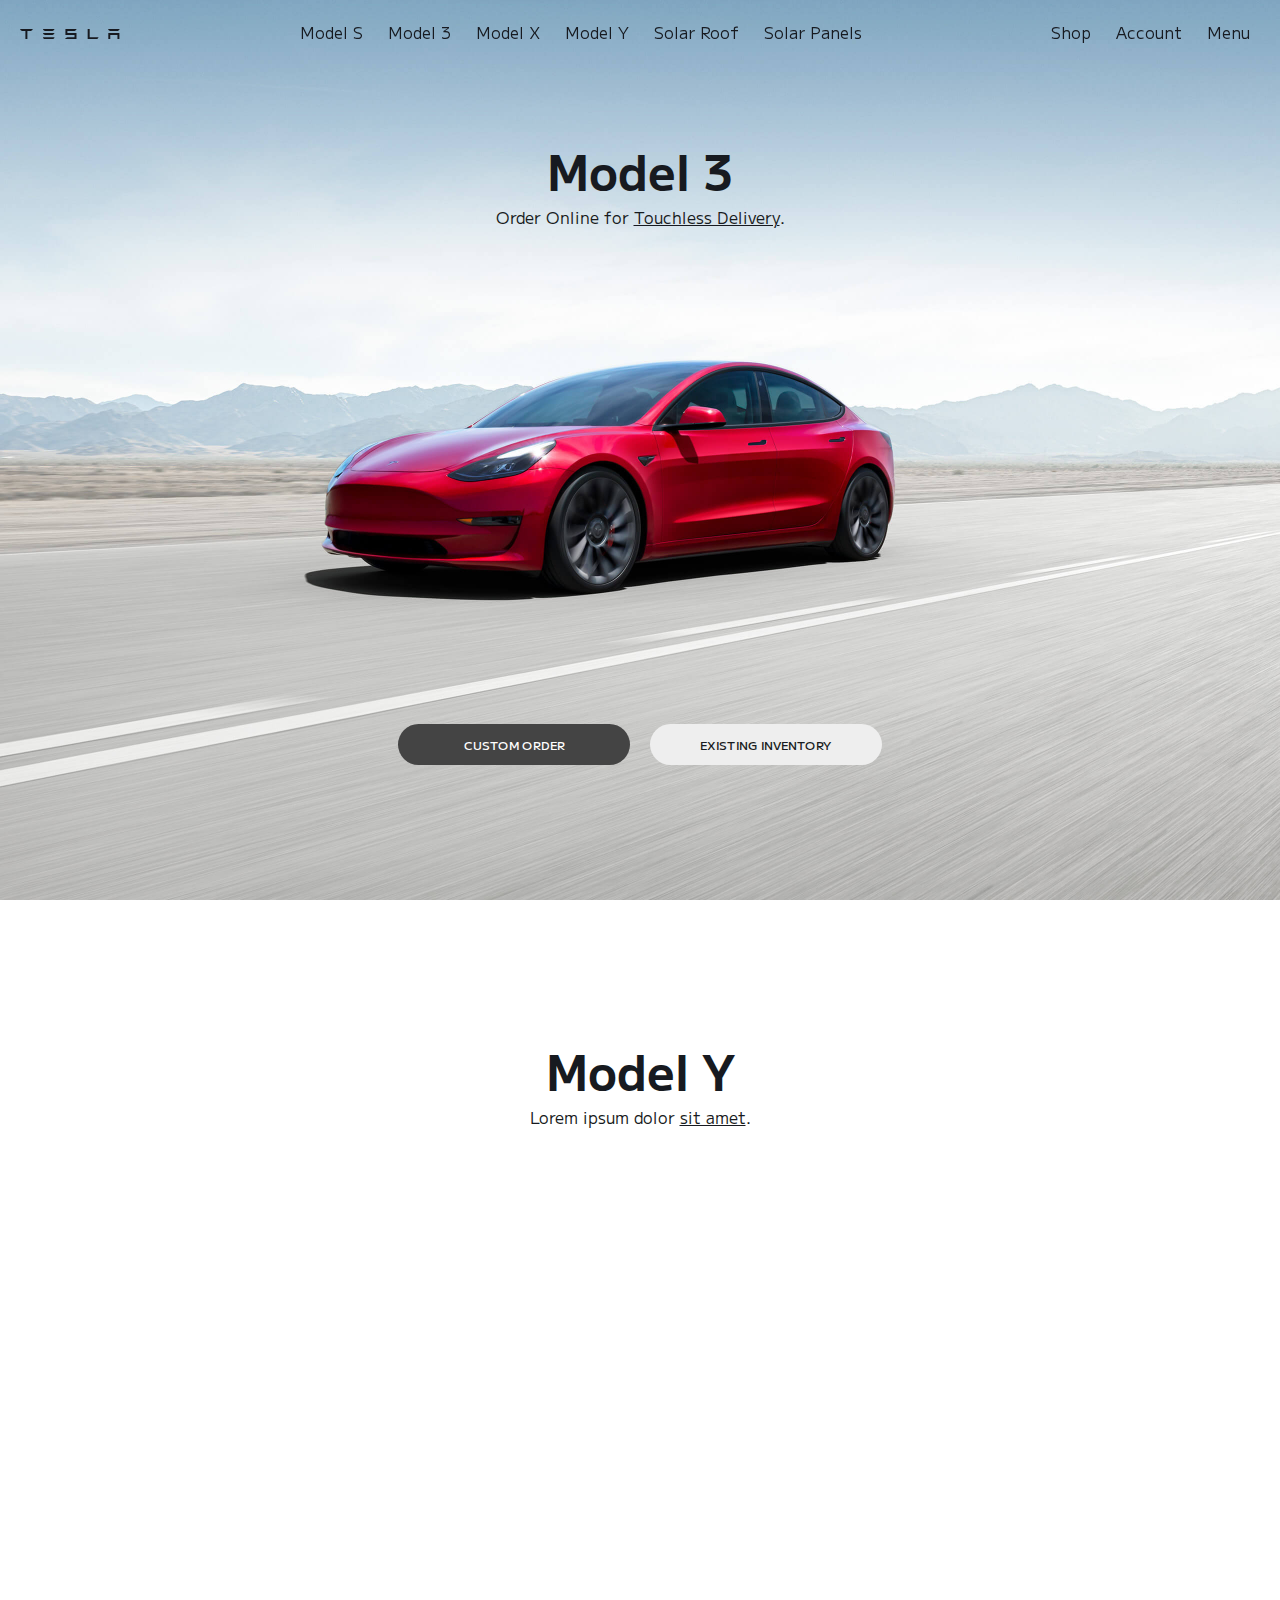
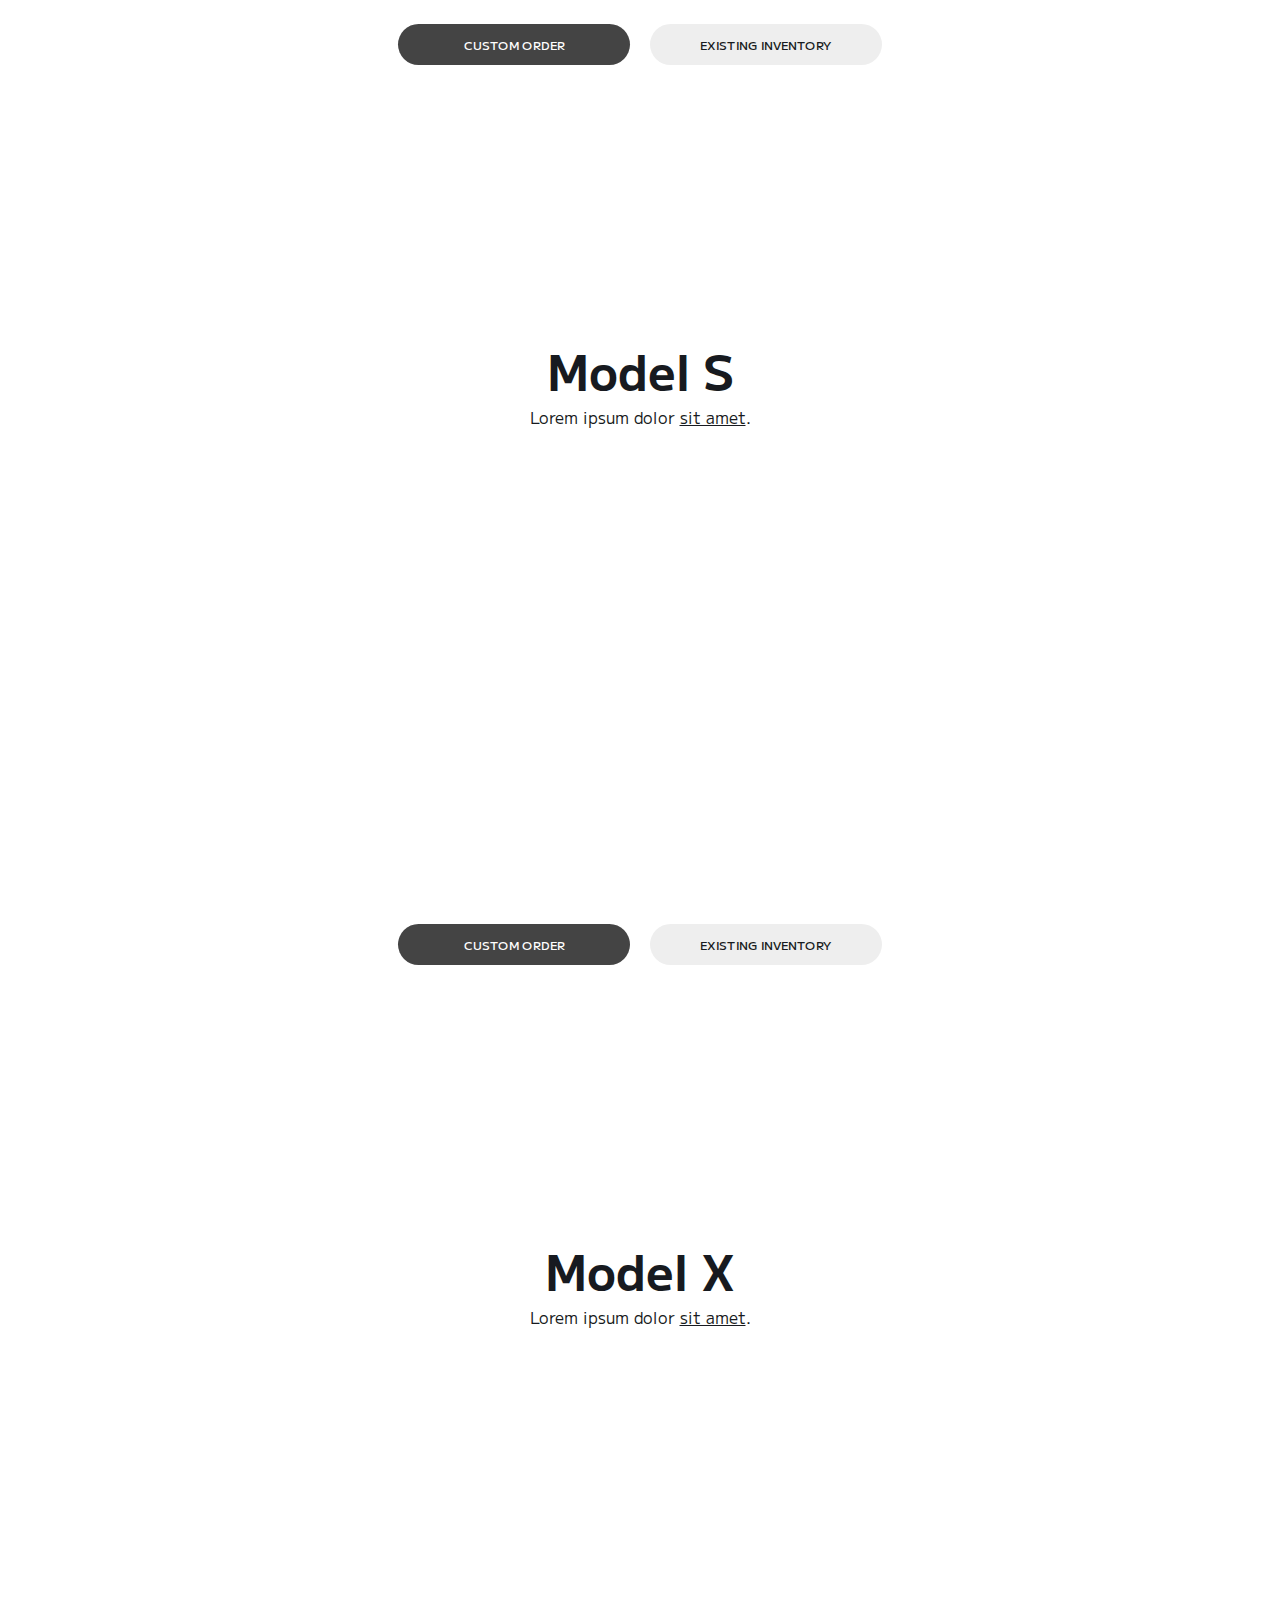
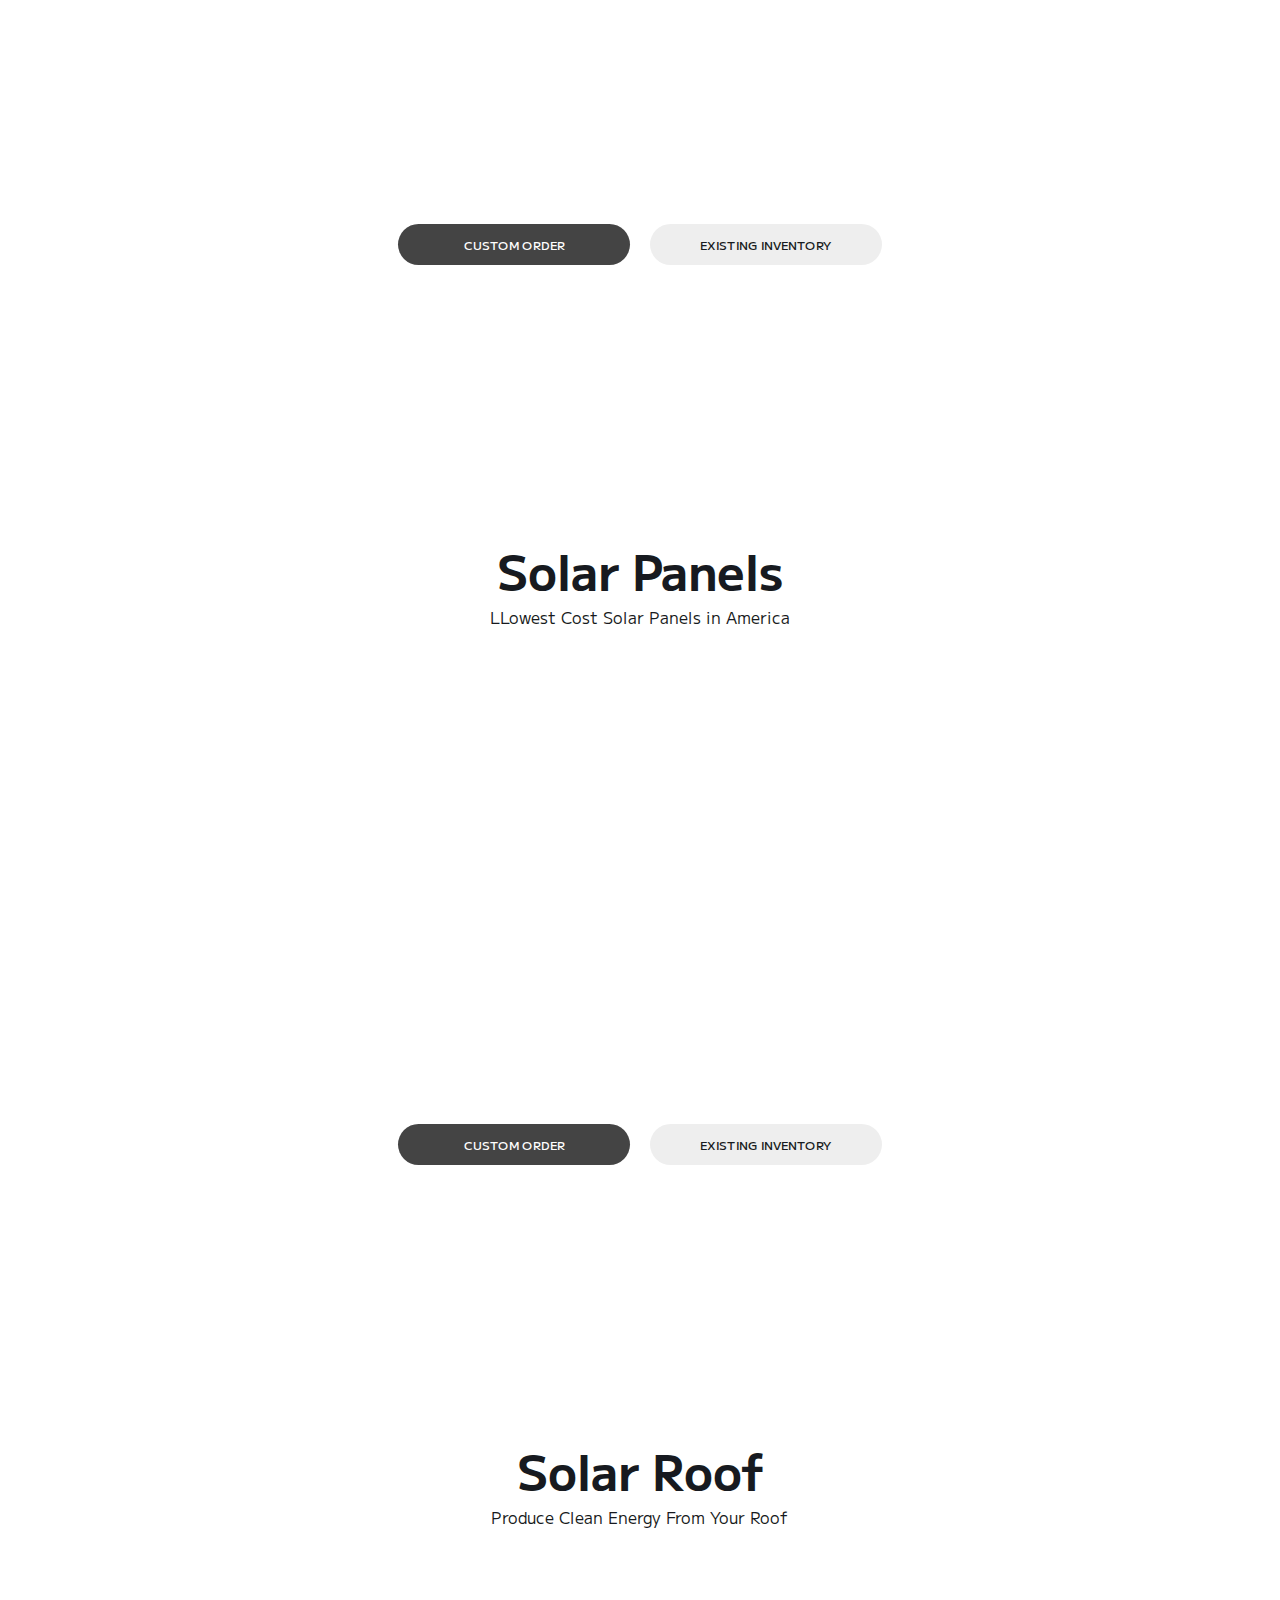
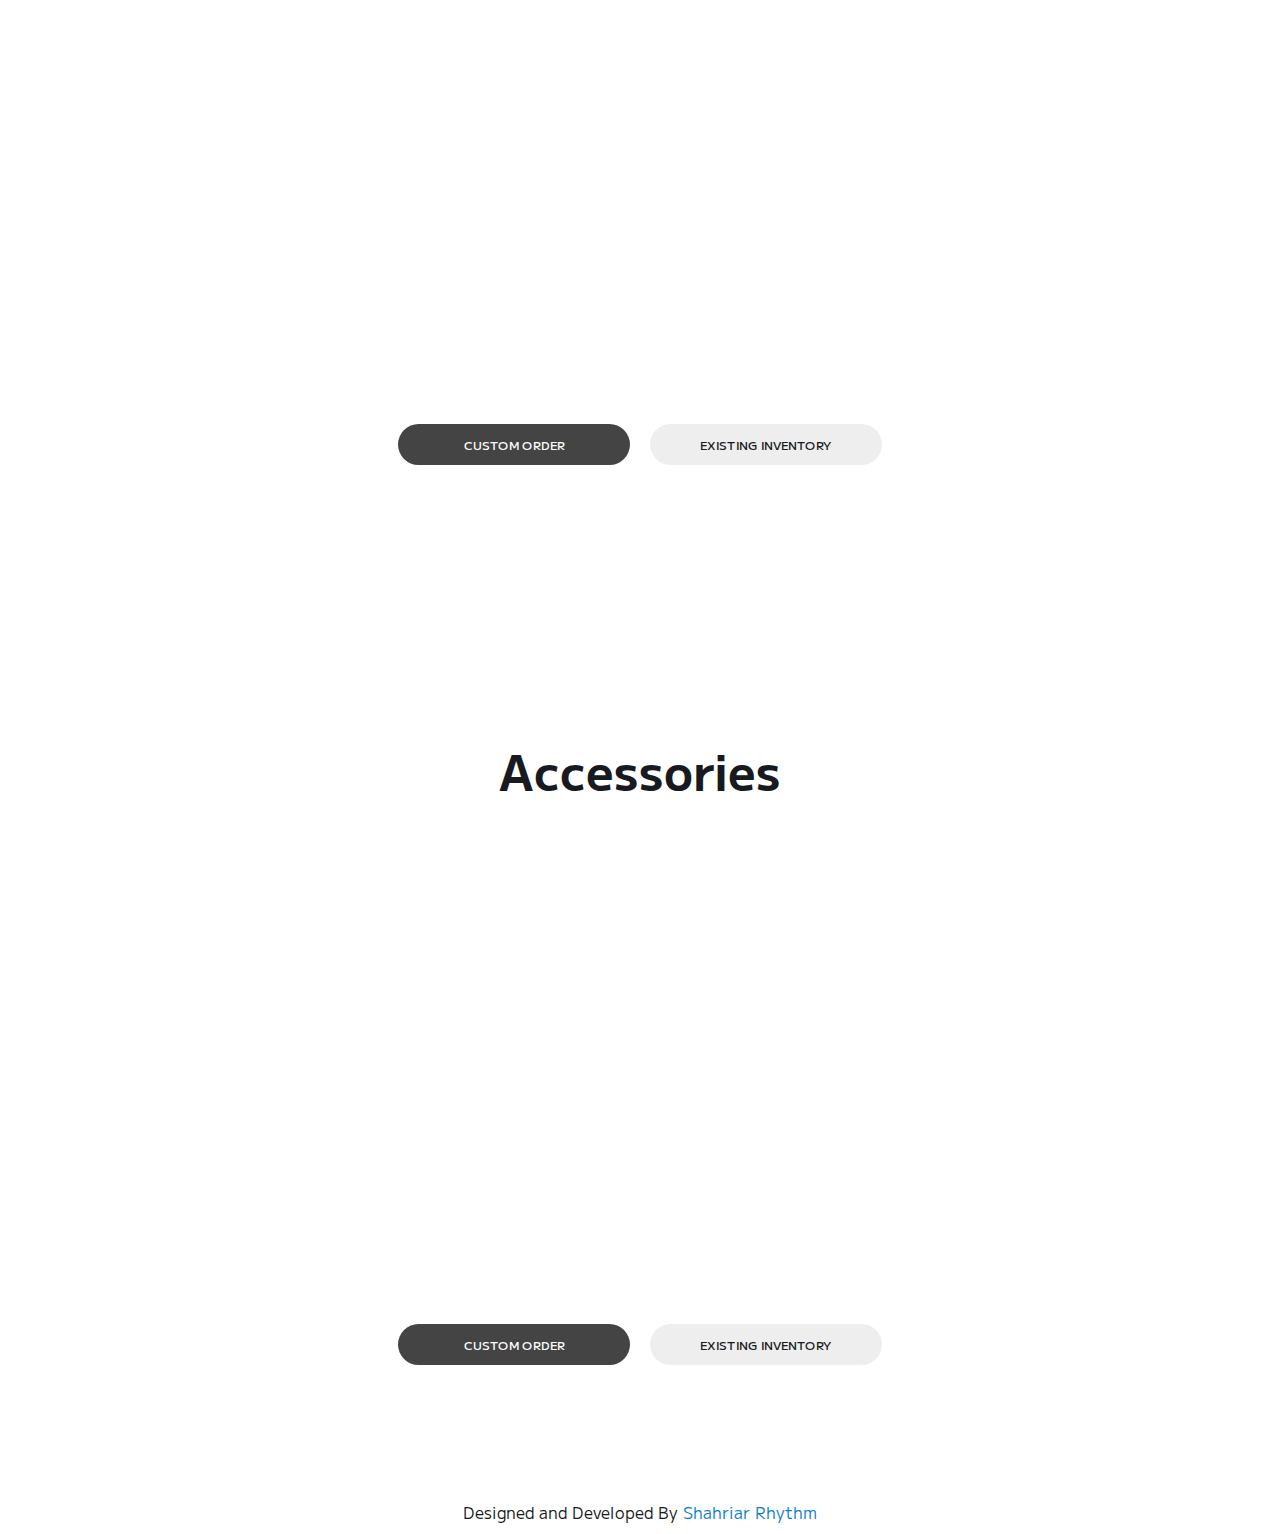
<file: index.html>
<!DOCTYPE html>
<html lang="en">
  <head>
    <meta charset="UTF-8" />
    <meta name="viewport" content="width=device-width, initial-scale=1.0" />
    <meta http-equiv="X-UA-Compatible" content="ie=edge" />
    <link
      rel="stylesheet"
      href="https://use.fontawesome.com/releases/v5.2.0/css/all.css"
      integrity="sha384-hWVjflwFxL6sNzntih27bfxkr27PmbbK/iSvJ+a4+0owXq79v+lsFkW54bOGbiDQ"
      crossorigin="anonymous"
    />

    <link rel="stylesheet" href="style.css" />

    <title>Tesla 2.0</title>
  </head>

  <body>
    <header id="header">
      <a href="" class="logo"
        ><svg
          class="tds-icon tds-icon-logo-wordmark tds-site-logo-icon"
          viewBox="0 0 342 35"
          xmlns="http://www.w3.org/2000/svg"
        >
          <path
            d="M0 .1a9.7 9.7 0 007 7h11l.5.1v27.6h6.8V7.3L26 7h11a9.8 9.8 0 007-7H0zm238.6 0h-6.8v34.8H263a9.7 9.7 0 006-6.8h-30.3V0zm-52.3 6.8c3.6-1 6.6-3.8 7.4-6.9l-38.1.1v20.6h31.1v7.2h-24.4a13.6 13.6 0 00-8.7 7h39.9v-21h-31.2v-7h24zm116.2 28h6.7v-14h24.6v14h6.7v-21h-38zM85.3 7h26a9.6 9.6 0 007.1-7H78.3a9.6 9.6 0 007 7zm0 13.8h26a9.6 9.6 0 007.1-7H78.3a9.6 9.6 0 007 7zm0 14.1h26a9.6 9.6 0 007.1-7H78.3a9.6 9.6 0 007 7zM308.5 7h26a9.6 9.6 0 007-7h-40a9.6 9.6 0 007 7z"
            fill="currentColor"
          ></path>
        </svg>
      </a>
      <nav class="center desktop">
        <a href="">Model S</a>
        <a href="">Model 3</a>
        <a href="">Model X</a>
        <a href="">Model Y</a>
        <a href="">Solar Roof</a>
        <a href="">Solar Panels</a>
      </nav>
      <nav class="right">
        <a href="" class="desktop">Shop</a>
        <a href="" class="desktop">Account</a>
        <a href="" id="menu-btn">Menu</a>
      </nav>
    </header>

    <div class="backdrop" id="backdrop"></div>
    <aside id="aside">
      <button class="close" id="close">&times;</button>
      <a href=""> Existing Inventory</a>
      <a href=""> Used Inventory</a>
      <a href=""> Trade-In</a>
      <a href=""> Test Drive</a>
      <a href=""> Insurance</a>
      <a href=""> Cybertruck</a>
      <a href=""> Roadster</a>
      <a href=""> Semi</a>
      <a href=""> Charging</a>
      <a href=""> Powerwall</a>
      <a href=""> Commercial Energy</a>
      <a href=""> Utilities</a>
      <a href=""> Find Us</a>
      <a href=""> Support</a>
    </aside>

    <section class="section-1 section active">
      <div class="content">
        <h1>Model 3</h1>
        <p>Order Online for <a href=""> Touchless Delivery</a>.</p>
        <div class="buttons">
          <a href="">Custom Order</a>
          <a href="">Existing inventory</a>
        </div>
      </div>
    </section>
    <section class="section-2 section">
      <div class="content">
        <h1>Model Y</h1>
        <p>Lorem ipsum dolor <a href=""> sit amet</a>.</p>
        <div class="buttons">
          <a href="">Custom Order</a>
          <a href="">Existing inventory</a>
        </div>
      </div>
    </section>
    <section class="section-3 section">
      <div class="content">
        <h1>Model S</h1>
        <p>Lorem ipsum dolor <a href=""> sit amet</a>.</p>
        <div class="buttons">
          <a href="">Custom Order</a>
          <a href="">Existing inventory</a>
        </div>
      </div>
    </section>
    <section class="section-4 section">
      <div class="content">
        <h1>Model X</h1>
        <p>Lorem ipsum dolor <a href=""> sit amet</a>.</p>
        <div class="buttons">
          <a href="">Custom Order</a>
          <a href="">Existing inventory</a>
        </div>
      </div>
    </section>
    <section class="section-5 section">
      <div class="content">
        <h1>Solar Panels</h1>
        <p>LLowest Cost Solar Panels in America</p>
        <div class="buttons">
          <a href="">Custom Order</a>
          <a href="">Existing inventory</a>
        </div>
      </div>
    </section>
    <section class="section-6 section">
      <div class="content">
        <h1>Solar Roof</h1>
        <p>Produce Clean Energy From Your Roof</p>
        <div class="buttons">
          <a href="">Custom Order</a>
          <a href="">Existing inventory</a>
        </div>
      </div>
    </section>
    <section class="section-7 section">
      <div class="content">
        <h1>Accessories</h1>
        <p></p>
        <div class="buttons">
          <a href="">Custom Order</a>
          <a href="">Existing inventory</a>
        </div>
      </div>
    </section>

    <footer>
      <p class="footer-text">
        Designed and Developed By
        <a href="https://shahriarrhythm.com/">Shahriar Rhythm</a>
      </p>
    </footer>

    <script src="./main.js"></script>
  </body>
</html>
</file>
<file: style.css>
@import url("https://fonts.googleapis.com/css2?family=M+PLUS+1:wght@400;500&display=swap");

* {
  padding: 0;
  margin: 0;
  box-sizing: border-box;
}

body {
  color: #171a20;
  font-family: "M PLUS 1", sans-serif;
}

.desktop {
  display: none;
}

@media (min-width: 768px) {
  .desktop {
    display: block;
  }
}

header {
  display: grid;
  grid-template-columns: auto 1fr auto;
  padding: 20px;
  position: fixed;
  background-color: transparent;
  top: 0;
  z-index: 2;
  width: 100%;
}

a.logo {
  height: 12px;
  width: 100px;
  color: inherit;
}

header a {
  color: inherit;
}

header nav a {
  text-decoration: none;
  padding: 5px 10px;
}

header nav.center {
  text-align: center;
}

header nav.right {
  text-align: right;
}

header nav.right a {
  display: inline;
}

section {
  height: 100vh;
}

.section-1 {
  background: url(./images/model-3.jpg);
  background-size: cover;
  background-position: center center;
  background-attachment: fixed;
}
.section-2 {
  background: url(./images/model-y.jpg);
  background-size: cover;
  background-position: center center;
  background-attachment: fixed;
}
.section-3 {
  background: url(./images/model-s.jpg);
  background-size: cover;
  background-position: center center;
  background-attachment: fixed;
}
.section-4 {
  background: url(./images/model-x.jpg);
  background-size: cover;
  background-position: center center;
  background-attachment: fixed;
}
.section-5 {
  background: url(./images/solarpanels.jpg);
  background-size: cover;
  background-position: center center;
  background-attachment: fixed;
}
.section-6 {
  background: url(./images/roof.jpg);
  background-size: cover;
  background-position: center center;
  background-attachment: fixed;
}
.section-7 {
  background: url(./images/accessories.jpg);
  background-size: cover;
  background-position: center center;
  background-attachment: fixed;
}

section .content {
  /* position: fixed; */
  width: 100%;
  /* top: 0; */
  height: 100vh;
  /* transition: opacity 0.5s ease; */
  padding-top: 15vh;
  padding-bottom: 15vh;
  text-align: center;
  display: grid;
  grid-template-rows: min-content auto min-content;
}

/* section.active .content {
  opacity: 1;
} */

section h1 {
  font-size: 3rem;
}

section a {
  color: inherit;
}

section .buttons a {
  display: block;
  background-color: #eee;
  color: inherit;
  padding: 12px 50px;
  border-radius: 25px;
  text-decoration: none;
  text-transform: uppercase;
  font-size: 12px;
  font-weight: 500;
}

section .buttons a:first-child {
  background-color: #444;
  color: #fff;
}

section .buttons {
  display: grid;
  row-gap: 20px;
  margin: 0 40px;
}

@media (min-width: 768px) {
  section .buttons {
    max-width: 640px;
    margin: 0px auto;
    grid-template-columns: 1fr 1fr;
    column-gap: 20px;
  }
}

aside {
  position: fixed;
  right: -320px;
  width: 320px;
  background-color: #fff;
  padding: 80px 40px;
  z-index: 4;
  height: 100vh;
}

aside.active {
  right: 0;
}

aside a {
  display: block;
  color: inherit;
  text-decoration: none;
  padding: 12px 0;
  font-size: 14px;
  font-weight: 500;
}

aside button.close {
  font-size: 24px;
  border: 0;
  background-color: transparent;
  position: absolute;
  top: 10px;
  right: 10px;
  padding: 10px;
  font-family: sans-serif;
  font-weight: 100;
  cursor: pointer;
}

.backdrop {
  display: none;
  position: fixed;
  inset: 0;
  z-index: 3;
  background-color: rgba(0, 0, 0, 0.35);
  transition: background-color 0.4s ease;
  backdrop-filter: blur(5px);
}

.backdrop.active {
  display: block;
}

.footer-text {
  text-align: center;
  padding-bottom: 10px;
}

.footer-text a {
  text-decoration: none;
  color: rgb(15, 125, 209);
  cursor: pointer;
}
</file>
